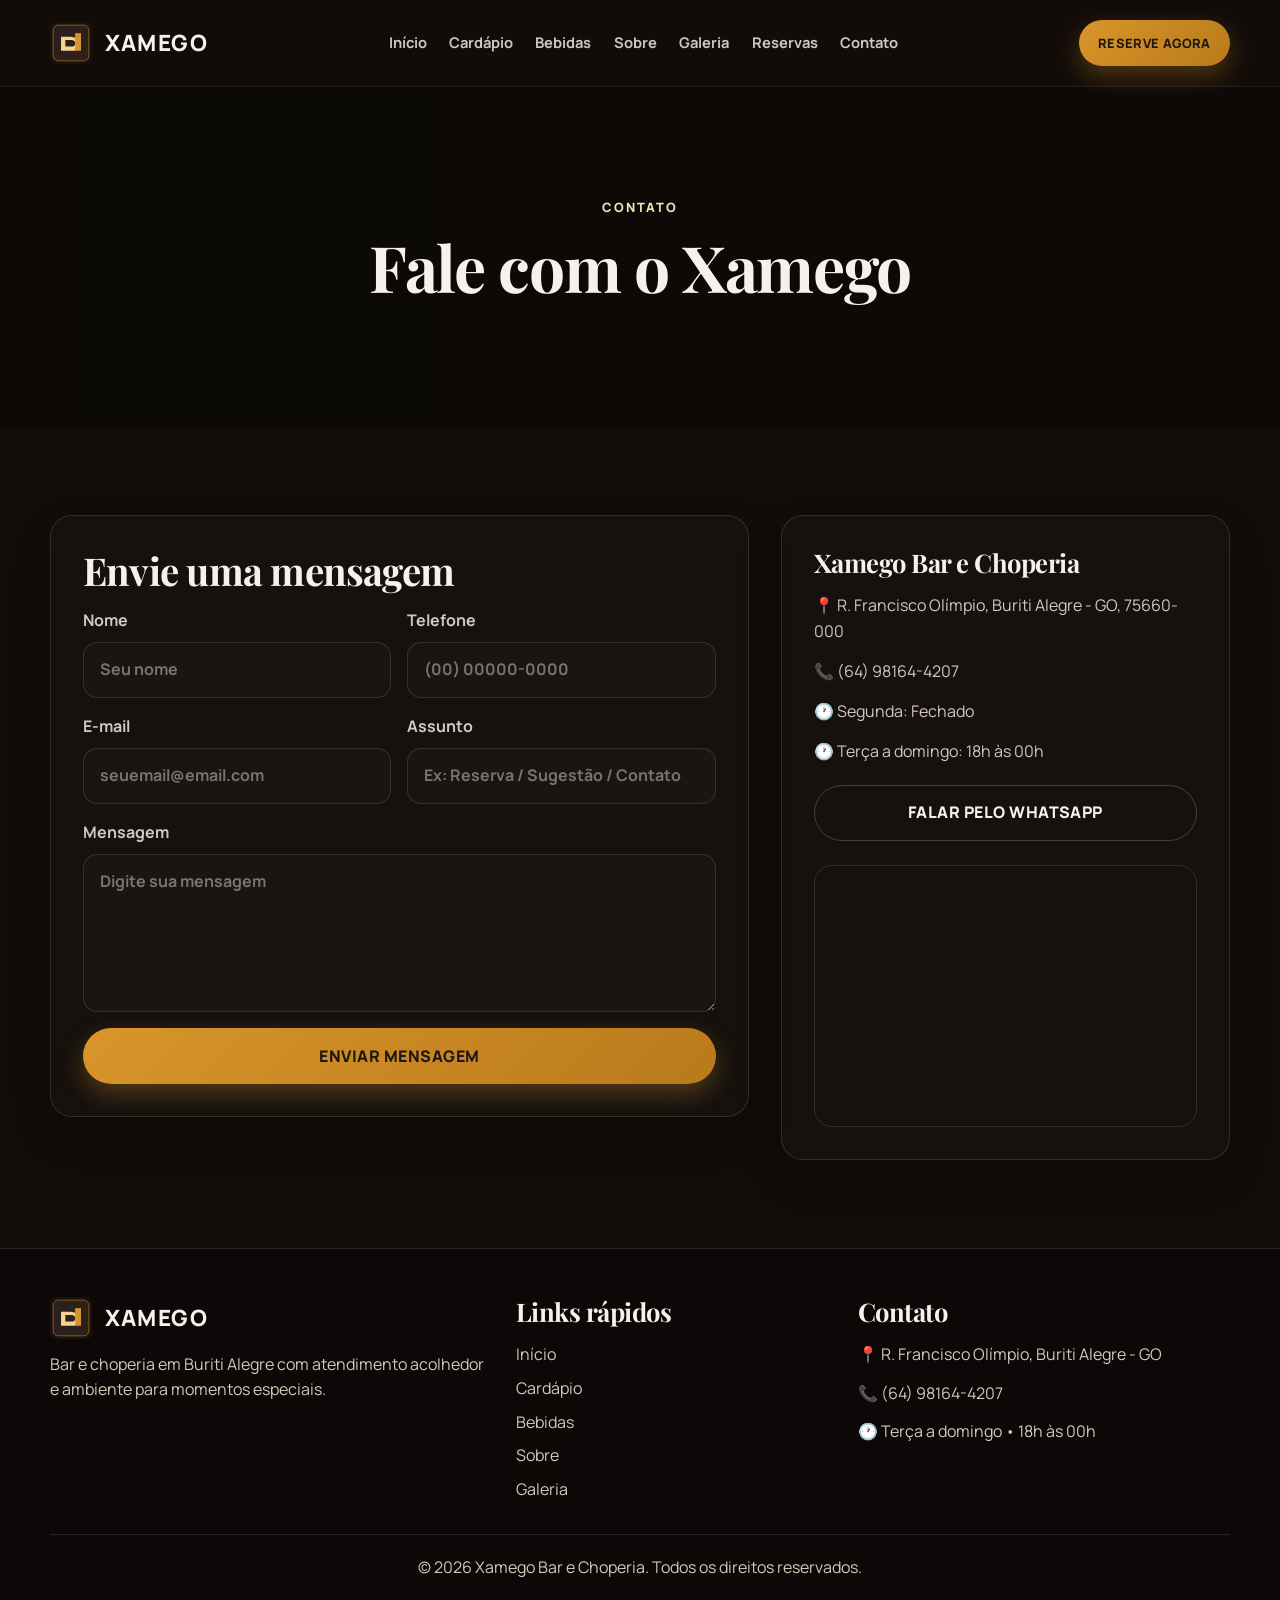
<file: contato.html>
<!DOCTYPE html>
<html lang="pt-BR">
  <head>
    <meta charset="UTF-8" />
    <meta name="viewport" content="width=device-width, initial-scale=1.0" />
    <title>Contato | Xamego Bar e Choperia</title>
    <meta
      name="description"
      content="Entre em contato com o Xamego Bar e Choperia em Buriti Alegre por WhatsApp, telefone ou formulário de contato."
    />
    <link rel="preconnect" href="https://fonts.googleapis.com" />
    <link rel="preconnect" href="https://fonts.gstatic.com" crossorigin />
    <link
      href="https://fonts.googleapis.com/css2?family=Manrope:wght@400;500;600;700;800&family=Playfair+Display:wght@600;700;800&display=swap"
      rel="stylesheet"
    />
    <link rel="stylesheet" href="css/style.css" />
    <script defer src="js/script.js"></script>
  </head>
  <body data-page="contato">
    <header class="site-header">
      <div class="container nav-wrap">
        <a href="index.html" class="brand" aria-label="Xamego Bar e Choperia">
          <img src="images/logo-xamego.svg" alt="Logo Xamego Bar e Choperia" />
          <span>Xamego</span>
        </a>

        <button class="nav-toggle" aria-label="Abrir menu" aria-expanded="false">
          <span></span>
          <span></span>
          <span></span>
        </button>

        <nav class="site-nav" aria-label="Menu principal">
          <ul>
            <li><a href="index.html">Início</a></li>
            <li><a href="cardapio.html">Cardápio</a></li>
            <li><a href="bebidas.html">Bebidas</a></li>
            <li><a href="sobre.html">Sobre</a></li>
            <li><a href="galeria.html">Galeria</a></li>
            <li><a href="reservas.html">Reservas</a></li>
            <li><a href="contato.html">Contato</a></li>
          </ul>
        </nav>

        <a href="reservas.html" class="btn btn-primary nav-cta">Reserve agora</a>
      </div>
    </header>

    <main>
      <section class="page-hero small-hero contact-hero">
        <div class="page-hero__overlay"></div>
        <div class="container page-hero__content">
          <span class="eyebrow">Contato</span>
          <h1>Fale com o Xamego</h1>
        </div>
      </section>

      <section class="section">
        <div class="container contact-layout">
          <div class="reservation-card">
            <h2>Envie uma mensagem</h2>
            <form id="contactForm" class="contact-form">
              <div class="form-row two-cols">
                <label>
                  Nome
                  <input type="text" name="nome" placeholder="Seu nome" required />
                </label>
                <label>
                  Telefone
                  <input type="tel" name="telefone" placeholder="(00) 00000-0000" required />
                </label>
              </div>

              <div class="form-row two-cols">
                <label>
                  E-mail
                  <input type="email" name="email" placeholder="seuemail@email.com" />
                </label>
                <label>
                  Assunto
                  <input type="text" name="assunto" placeholder="Ex: Reserva / Sugestão / Contato" />
                </label>
              </div>

              <div class="form-row">
                <label>
                  Mensagem
                  <textarea name="mensagem" rows="5" placeholder="Digite sua mensagem" required></textarea>
                </label>
              </div>

              <button type="submit" class="btn btn-primary full-width">Enviar mensagem</button>
            </form>
          </div>

          <aside class="info-card">
            <h3>Xamego Bar e Choperia</h3>
            <ul class="contact-list">
              <li>📍 R. Francisco Olímpio, Buriti Alegre - GO, 75660-000</li>
              <li>📞 (64) 98164-4207</li>
              <li>🕐 Segunda: Fechado</li>
              <li>🕐 Terça a domingo: 18h às 00h</li>
            </ul>

            <a href="https://wa.me/5564981644207?text=Ol%C3%A1%2C%20gostaria%20de%20entrar%20em%20contato%20com%20o%20Xamego%20Bar%20e%20Choperia." class="btn btn-secondary full-width" target="_blank" rel="noreferrer">Falar pelo WhatsApp</a>

            <div class="map-box">
              <iframe
                title="Mapa do Xamego Bar e Choperia"
                src="https://www.google.com/maps?q=R.%20Francisco%20Ol%C3%ADmpio%20Buriti%20Alegre%20GO&output=embed"
                loading="lazy"
                referrerpolicy="no-referrer-when-downgrade"
              ></iframe>
            </div>
          </aside>
        </div>
      </section>
    </main>

    <footer class="site-footer">
      <div class="container footer-grid">
        <div>
          <a href="index.html" class="brand brand-footer">
            <img src="images/logo-xamego.svg" alt="Logo Xamego Bar e Choperia" />
            <span>Xamego</span>
          </a>
          <p>Bar e choperia em Buriti Alegre com atendimento acolhedor e ambiente para momentos especiais.</p>
        </div>

        <div>
          <h3>Links rápidos</h3>
          <ul class="footer-links">
            <li><a href="index.html">Início</a></li>
            <li><a href="cardapio.html">Cardápio</a></li>
            <li><a href="bebidas.html">Bebidas</a></li>
            <li><a href="sobre.html">Sobre</a></li>
            <li><a href="galeria.html">Galeria</a></li>
          </ul>
        </div>

        <div>
          <h3>Contato</h3>
          <ul class="footer-links footer-contact">
            <li>📍 R. Francisco Olímpio, Buriti Alegre - GO</li>
            <li>📞 (64) 98164-4207</li>
            <li>🕐 Terça a domingo • 18h às 00h</li>
          </ul>
        </div>
      </div>

      <div class="container footer-bottom">
        <p>© <span id="year"></span> Xamego Bar e Choperia. Todos os direitos reservados.</p>
      </div>
    </footer>
  </body>
</html>
</file>
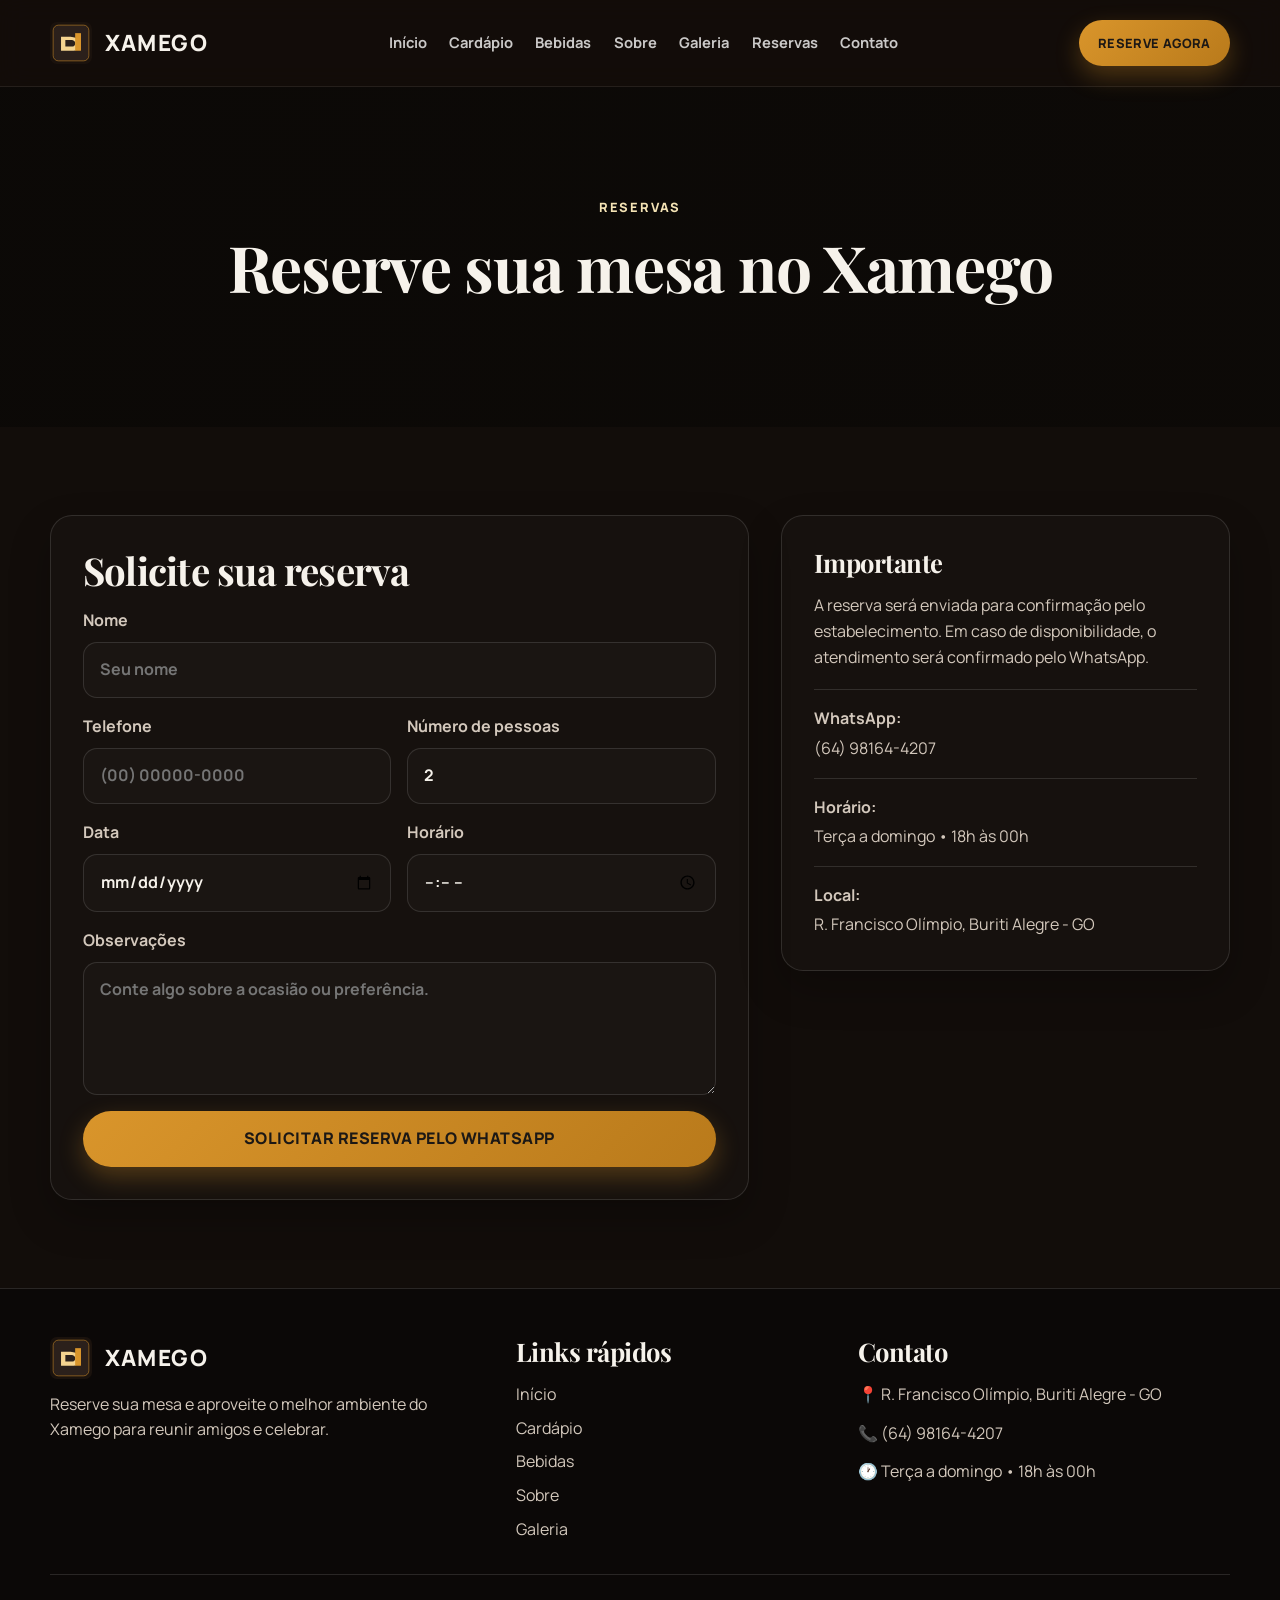
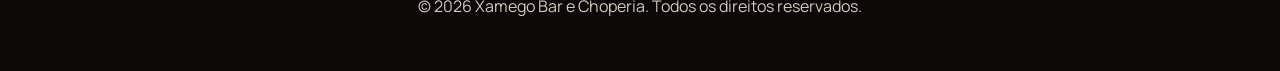
<file: reservas.html>
<!DOCTYPE html>
<html lang="pt-BR">
  <head>
    <meta charset="UTF-8" />
    <meta name="viewport" content="width=device-width, initial-scale=1.0" />
    <title>Reservas | Xamego Bar e Choperia</title>
    <meta
      name="description"
      content="Solicite uma reserva no Xamego Bar e Choperia em Buriti Alegre pelo WhatsApp ou pelo formulário de reserva."
    />
    <link rel="preconnect" href="https://fonts.googleapis.com" />
    <link rel="preconnect" href="https://fonts.gstatic.com" crossorigin />
    <link
      href="https://fonts.googleapis.com/css2?family=Manrope:wght@400;500;600;700;800&family=Playfair+Display:wght@600;700;800&display=swap"
      rel="stylesheet"
    />
    <link rel="stylesheet" href="css/style.css" />
    <script defer src="js/script.js"></script>
  </head>
  <body data-page="reservas">
    <header class="site-header">
      <div class="container nav-wrap">
        <a href="index.html" class="brand" aria-label="Xamego Bar e Choperia">
          <img src="images/logo-xamego.svg" alt="Logo Xamego Bar e Choperia" />
          <span>Xamego</span>
        </a>

        <button class="nav-toggle" aria-label="Abrir menu" aria-expanded="false">
          <span></span>
          <span></span>
          <span></span>
        </button>

        <nav class="site-nav" aria-label="Menu principal">
          <ul>
            <li><a href="index.html">Início</a></li>
            <li><a href="cardapio.html">Cardápio</a></li>
            <li><a href="bebidas.html">Bebidas</a></li>
            <li><a href="sobre.html">Sobre</a></li>
            <li><a href="galeria.html">Galeria</a></li>
            <li><a href="reservas.html">Reservas</a></li>
            <li><a href="contato.html">Contato</a></li>
          </ul>
        </nav>

        <a href="reservas.html" class="btn btn-primary nav-cta">Reserve agora</a>
      </div>
    </header>

    <main>
      <section class="page-hero small-hero reservation-hero">
        <div class="page-hero__overlay"></div>
        <div class="container page-hero__content">
          <span class="eyebrow">Reservas</span>
          <h1>Reserve sua mesa no Xamego</h1>
        </div>
      </section>

      <section class="section">
        <div class="container reservation-layout">
          <div class="reservation-card">
            <h2>Solicite sua reserva</h2>
            <form id="reservationForm" class="contact-form">
              <div class="form-row">
                <label>
                  Nome
                  <input type="text" name="nome" placeholder="Seu nome" required />
                </label>
              </div>

              <div class="form-row two-cols">
                <label>
                  Telefone
                  <input type="tel" name="telefone" placeholder="(00) 00000-0000" required />
                </label>
                <label>
                  Número de pessoas
                  <input type="number" name="pessoas" min="1" max="20" value="2" required />
                </label>
              </div>

              <div class="form-row two-cols">
                <label>
                  Data
                  <input type="date" name="data" required />
                </label>
                <label>
                  Horário
                  <input type="time" name="horario" required />
                </label>
              </div>

              <div class="form-row">
                <label>
                  Observações
                  <textarea name="observacoes" rows="4" placeholder="Conte algo sobre a ocasião ou preferência."></textarea>
                </label>
              </div>

              <button type="submit" class="btn btn-primary full-width">Solicitar reserva pelo WhatsApp</button>
            </form>
          </div>

          <aside class="info-card">
            <h3>Importante</h3>
            <p>
              A reserva será enviada para confirmação pelo estabelecimento. Em caso de disponibilidade, o atendimento será confirmado pelo WhatsApp.
            </p>
            <div class="card-detail">
              <strong>WhatsApp:</strong>
              <span>(64) 98164-4207</span>
            </div>
            <div class="card-detail">
              <strong>Horário:</strong>
              <span>Terça a domingo • 18h às 00h</span>
            </div>
            <div class="card-detail">
              <strong>Local:</strong>
              <span>R. Francisco Olímpio, Buriti Alegre - GO</span>
            </div>
          </aside>
        </div>
      </section>
    </main>

    <footer class="site-footer">
      <div class="container footer-grid">
        <div>
          <a href="index.html" class="brand brand-footer">
            <img src="images/logo-xamego.svg" alt="Logo Xamego Bar e Choperia" />
            <span>Xamego</span>
          </a>
          <p>Reserve sua mesa e aproveite o melhor ambiente do Xamego para reunir amigos e celebrar.</p>
        </div>

        <div>
          <h3>Links rápidos</h3>
          <ul class="footer-links">
            <li><a href="index.html">Início</a></li>
            <li><a href="cardapio.html">Cardápio</a></li>
            <li><a href="bebidas.html">Bebidas</a></li>
            <li><a href="sobre.html">Sobre</a></li>
            <li><a href="galeria.html">Galeria</a></li>
          </ul>
        </div>

        <div>
          <h3>Contato</h3>
          <ul class="footer-links footer-contact">
            <li>📍 R. Francisco Olímpio, Buriti Alegre - GO</li>
            <li>📞 (64) 98164-4207</li>
            <li>🕐 Terça a domingo • 18h às 00h</li>
          </ul>
        </div>
      </div>

      <div class="container footer-bottom">
        <p>© <span id="year"></span> Xamego Bar e Choperia. Todos os direitos reservados.</p>
      </div>
    </footer>
  </body>
</html>
</file>
<file: css/style.css>
.site-header {
  position: sticky;
  top: 0;
  z-index: 1000;
  background: rgba(19, 13, 9, 0.9);
  backdrop-filter: blur(12px);
  border-bottom: 1px solid rgba(255, 255, 255, 0.08);
}

:root {
  --bg: #120d0a;
  --bg-soft: #1f1713;
  --card: #221a16;
  --card-alt: #2b201b;
  --surface: #f5efe6;
  --surface-strong: #e7d7c5;
  --primary: #d9952b;
  --primary-dark: #b97a1b;
  --secondary: #f4e3b5;
  --text: #f6f2eb;
  --text-dark: #1c1815;
  --muted: #d3c8bc;
  --border: rgba(255, 255, 255, 0.12);
  --shadow: 0 18px 42px rgba(0, 0, 0, 0.24);
  --success: #1c7c54;
  --radius: 22px;
}

* {
  box-sizing: border-box;
}

html {
  scroll-behavior: smooth;
}

body {
  margin: 0;
  font-family: "Manrope", sans-serif;
  background: var(--bg);
  color: var(--text);
  line-height: 1.6;
}

a {
  color: inherit;
  text-decoration: none;
}

img {
  max-width: 100%;
  display: block;
}

button,
input,
textarea {
  font: inherit;
}

.container {
  width: min(1180px, calc(100% - 2rem));
  margin: 0 auto;
}

.section {
  padding: 5.5rem 0;
}

.padding-top {
  padding-top: 5rem;
}

.muted-bg {
  background: linear-gradient(180deg, rgba(255,255,255,0.02), rgba(255,255,255,0.01));
}

.eyebrow {
  display: inline-block;
  font-size: 0.8rem;
  font-weight: 800;
  letter-spacing: 0.14em;
  text-transform: uppercase;
  color: var(--secondary);
  margin-bottom: 0.8rem;
}

h1, h2, h3 {
  margin: 0 0 1rem;
  line-height: 1.15;
  font-family: "Playfair Display", serif;
  letter-spacing: -0.02em;
}

h1 {
  font-size: clamp(2.6rem, 5vw, 5rem);
  margin-bottom: 1rem;
}

h2 {
  font-size: clamp(2rem, 3vw, 3rem);
}

h3 {
  font-size: clamp(1.3rem, 2vw, 1.7rem);
}

p {
  margin: 0 0 1.2rem;
  color: var(--muted);
}

.btn {
  display: inline-flex;
  align-items: center;
  justify-content: center;
  border: 0;
  border-radius: 999px;
  font-weight: 800;
  text-transform: uppercase;
  letter-spacing: 0.03em;
  transition: transform 0.25s ease, box-shadow 0.25s ease;
  cursor: pointer;
}

.btn:hover {
  transform: translateY(-2px);
}

.btn-primary {
  background: linear-gradient(135deg, var(--primary), var(--primary-dark));
  color: var(--text-dark);
  box-shadow: 0 10px 24px rgba(217, 149, 43, 0.3);
  padding: 0.95rem 1.5rem;
}

.btn-secondary {
  background: transparent;
  color: var(--text);
  border: 1px solid rgba(255,255,255,0.2);
  padding: 0.9rem 1.4rem;
}

.full-width {
  width: 100%;
}

.nav-wrap {
  display: flex;
  align-items: center;
  justify-content: space-between;
  gap: 1rem;
  min-height: 86px;
}

.brand {
  display: inline-flex;
  align-items: center;
  gap: 0.8rem;
  font-size: 1.4rem;
  font-weight: 800;
  letter-spacing: 0.06em;
  text-transform: uppercase;
}

.brand img {
  width: 42px;
  height: 42px;
}

.site-nav ul {
  display: flex;
  align-items: center;
  gap: 1.4rem;
  list-style: none;
  margin: 0;
  padding: 0;
}

.site-nav a {
  color: rgba(255,255,255,0.78);
  font-size: 0.92rem;
  font-weight: 700;
  transition: color 0.25s ease;
}

.site-nav a:hover,
.site-nav a:focus-visible {
  color: var(--secondary);
}

.nav-cta {
  padding: 0.8rem 1.2rem;
  font-size: 0.8rem;
}

.nav-toggle {
  display: none;
  background: transparent;
  border: 0;
  width: 46px;
  height: 46px;
  border-radius: 12px;
  cursor: pointer;
}

.nav-toggle span {
  display: block;
  width: 22px;
  height: 2px;
  background: #fff;
  margin: 5px auto;
  transition: 0.3s ease;
}

.hero {
  position: relative;
  min-height: 740px;
  display: flex;
  align-items: center;
  background-size: cover;
  background-position: center;
  overflow: hidden;
}

.hero-home {
  background-image: linear-gradient(90deg, rgba(15,11,8,0.84), rgba(15,11,8,0.55)),
    url("https://images.unsplash.com/photo-1528605248644-14dd04022da1?auto=format&fit=crop&w=1600&q=80");
}

.hero-overlay {
  position: absolute;
  inset: 0;
  background: linear-gradient(180deg, rgba(12,9,7,0.2), rgba(12,9,7,0.55));
}

.hero-content {
  position: relative;
  z-index: 1;
  max-width: 650px;
  padding: 6rem 0 4rem;
}

.hero-content p {
  max-width: 560px;
  font-size: 1.08rem;
  color: rgba(255,255,255,0.88);
  margin-bottom: 2rem;
}

.hero-actions {
  display: flex;
  flex-wrap: wrap;
  gap: 1rem;
  margin-bottom: 1.5rem;
}

.quick-facts {
  display: flex;
  flex-wrap: wrap;
  gap: 1rem 1.6rem;
  list-style: none;
  padding: 0;
  margin: 0;
  color: rgba(255,255,255,0.9);
  font-weight: 700;
}

.section-heading {
  margin-bottom: 2.3rem;
}

.section-heading.center {
  text-align: center;
}

.feature-grid {
  display: grid;
  grid-template-columns: repeat(4, minmax(0, 1fr));
  gap: 1.5rem;
}

.feature-card {
  background: rgba(255,255,255,0.02);
  border: 1px solid var(--border);
  border-radius: var(--radius);
  padding: 2rem 1.5rem;
  box-shadow: var(--shadow);
}

.feature-icon {
  display: inline-flex;
  align-items: center;
  justify-content: center;
  width: 62px;
  height: 62px;
  border-radius: 18px;
  background: rgba(217, 149, 43, 0.12);
  font-size: 2rem;
  margin-bottom: 1rem;
}

.split-layout {
  display: grid;
  grid-template-columns: 1.06fr 1fr;
  gap: 2.6rem;
  align-items: center;
}

.split-layout.reverse {
  grid-template-columns: 1fr 1.06fr;
}

.image-block img {
  width: 100%;
  height: 470px;
  object-fit: cover;
  border-radius: var(--radius);
  box-shadow: var(--shadow);
}

.content-block {
  max-width: 620px;
}

.menu-preview-grid,
.menu-grid {
  display: grid;
  grid-template-columns: repeat(3, minmax(0, 1fr));
  gap: 1.6rem;
}

.menu-item-card,
.product-card {
  background: rgba(255,255,255,0.02);
  border: 1px solid var(--border);
  border-radius: var(--radius);
  overflow: hidden;
  box-shadow: var(--shadow);
  transition: transform 0.25s ease, border-color 0.25s ease;
}

.menu-item-card:hover,
.product-card:hover {
  transform: translateY(-4px);
  border-color: rgba(217,149,43,0.6);
}

.menu-item-card img,
.product-card img {
  height: 250px;
  width: 100%;
  object-fit: cover;
}

.menu-item-card__body,
.product-card__body {
  padding: 1.4rem 1.2rem 1.5rem;
}

.menu-item-card__meta,
.product-card__meta {
  display: flex;
  justify-content: space-between;
  align-items: center;
  gap: 1rem;
  margin-top: 1rem;
}

.price-tag {
  color: var(--secondary);
  font-weight: 800;
  font-size: 0.98rem;
}

.link-arrow {
  color: var(--primary);
  font-weight: 800;
}

.gallery-small-grid {
  display: grid;
  grid-template-columns: repeat(4, minmax(0, 1fr));
  gap: 1rem;
}

.gallery-small-grid img {
  width: 100%;
  height: 260px;
  object-fit: cover;
  border-radius: 18px;
  box-shadow: var(--shadow);
}

.info-strip {
  display: grid;
  grid-template-columns: repeat(3, minmax(0, 1fr));
  gap: 1.25rem;
}

.info-block {
  display: flex;
  gap: 1rem;
  align-items: flex-start;
  background: rgba(255,255,255,0.02);
  border: 1px solid var(--border);
  border-radius: var(--radius);
  padding: 1.4rem;
}

.info-icon {
  font-size: 1.7rem;
}

.cta-banner {
  padding-top: 0;
}

.cta-banner__box {
  background: linear-gradient(135deg, rgba(217,149,43,0.15), rgba(255,255,255,0.02));
  border: 1px solid rgba(217,149,43,0.25);
  border-radius: 28px;
  padding: clamp(2rem, 5vw, 3rem);
  display: flex;
  align-items: center;
  justify-content: space-between;
  gap: 2rem;
}

.cta-banner__actions {
  display: flex;
  flex-wrap: wrap;
  gap: 1rem;
}

.site-footer {
  padding-top: 3rem;
  background: rgba(11, 8, 7, 0.95);
  border-top: 1px solid var(--border);
}

.footer-grid {
  display: grid;
  grid-template-columns: 1.4fr 1fr 1.2fr;
  gap: 2rem;
  padding-bottom: 2rem;
}

.brand-footer {
  margin-bottom: 0.8rem;
}

.footer-links {
  list-style: none;
  padding: 0;
  margin: 0;
  display: grid;
  gap: 0.5rem;
  color: var(--muted);
}

.footer-contact {
  gap: 0.8rem;
}

.footer-bottom {
  padding: 1.2rem 0 2rem;
  border-top: 1px solid var(--border);
  text-align: center;
  color: rgba(255,255,255,0.7);
}

.page-hero {
  position: relative;
  min-height: 340px;
  display: flex;
  align-items: center;
  justify-content: center;
  background-size: cover;
  background-position: center;
}

.small-hero {
  background-image: linear-gradient(90deg, rgba(13,10,8,0.7), rgba(13,10,8,0.5)),
    url("https://images.unsplash.com/photo-1552566626-52f8b828add9?auto=format&fit=crop&w=1600&q=80");
}

.page-hero__overlay {
  position: absolute;
  inset: 0;
  background: rgba(0,0,0,0.2);
}

.page-hero__content {
  position: relative;
  z-index: 1;
  text-align: center;
}

.beverages-hero {
  background-image: linear-gradient(90deg, rgba(13,10,8,0.7), rgba(13,10,8,0.5)),
    url("https://images.unsplash.com/photo-1514362545857-3bc16c4c7d1b?auto=format&fit=crop&w=1600&q=80");
}

.about-hero {
  background-image: linear-gradient(90deg, rgba(13,10,8,0.7), rgba(13,10,8,0.5)),
    url("https://images.unsplash.com/photo-1559339352-11d035aa65de?auto=format&fit=crop&w=1600&q=80");
}

.gallery-hero {
  background-image: linear-gradient(90deg, rgba(13,10,8,0.7), rgba(13,10,8,0.5)),
    url("https://images.unsplash.com/photo-1544025162-d76694265947?auto=format&fit=crop&w=1600&q=80");
}

.reservation-hero {
  background-image: linear-gradient(90deg, rgba(13,10,8,0.7), rgba(13,10,8,0.5)),
    url("https://images.unsplash.com/photo-1517248135467-4c7edcad34c4?auto=format&fit=crop&w=1600&q=80");
}

.contact-hero {
  background-image: linear-gradient(90deg, rgba(13,10,8,0.7), rgba(13,10,8,0.5)),
    url("https://images.unsplash.com/photo-1521017432531-fbd92d768814?auto=format&fit=crop&w=1600&q=80");
}

.filter-row {
  display: flex;
  flex-wrap: wrap;
  gap: 0.8rem;
  margin-bottom: 2rem;
  justify-content: center;
}

.filter-btn {
  background: transparent;
  color: var(--text);
  border: 1px solid rgba(255,255,255,0.12);
  border-radius: 999px;
  padding: 0.75rem 1.1rem;
  cursor: pointer;
  font-weight: 700;
}

.filter-btn.is-active {
  background: var(--primary);
  color: var(--text-dark);
  border-color: transparent;
}

.product-card {
  display: flex;
  flex-direction: column;
}

.product-card__body {
  display: flex;
  flex: 1;
  flex-direction: column;
}

.product-card__meta {
  margin-top: auto;
}

.gallery-grid {
  display: grid;
  grid-template-columns: repeat(4, minmax(0, 1fr));
  gap: 1rem;
}

.gallery-item {
  border: 0;
  padding: 0;
  margin: 0;
  background: transparent;
  cursor: pointer;
  overflow: hidden;
  border-radius: 18px;
}

.gallery-item img {
  width: 100%;
  height: 280px;
  object-fit: cover;
  border-radius: 18px;
  transition: transform 0.3s ease;
}

.gallery-item:hover img {
  transform: scale(1.03);
}

.gallery-modal {
  position: fixed;
  inset: 0;
  background: rgba(8, 7, 7, 0.92);
  display: none;
  align-items: center;
  justify-content: center;
  padding: 2rem;
  z-index: 1200;
}

.gallery-modal.is-open {
  display: flex;
}

.gallery-modal img {
  max-width: min(100%, 900px);
  max-height: 86vh;
  object-fit: contain;
  border-radius: 22px;
  box-shadow: var(--shadow);
}

.modal-close {
  position: absolute;
  top: 2rem;
  right: 2rem;
  width: 54px;
  height: 54px;
  border: 1px solid rgba(255,255,255,0.2);
  border-radius: 50%;
  background: rgba(255,255,255,0.06);
  color: var(--text);
  font-size: 2.4rem;
  cursor: pointer;
}

.reservation-layout,
.contact-layout {
  display: grid;
  grid-template-columns: 1.4fr 0.9fr;
  gap: 2rem;
  align-items: start;
}

.reservation-card,
.info-card {
  background: rgba(255,255,255,0.02);
  border: 1px solid var(--border);
  border-radius: var(--radius);
  padding: 2rem;
  box-shadow: var(--shadow);
}

.contact-form {
  display: grid;
  gap: 1rem;
}

.form-row {
  display: grid;
}

.two-cols {
  grid-template-columns: repeat(2, minmax(0, 1fr));
  gap: 1rem;
}

label {
  display: grid;
  gap: 0.5rem;
  font-weight: 700;
  color: var(--muted);
}

input,
textarea {
  width: 100%;
  border: 1px solid rgba(255,255,255,0.12);
  border-radius: 14px;
  background: rgba(255,255,255,0.02);
  color: var(--text);
  padding: 0.9rem 1rem;
}

input:focus,
textarea:focus {
  outline: 2px solid rgba(217,149,43,0.5);
  border-color: rgba(217,149,43,0.5);
}

.contact-list {
  list-style: none;
  padding: 0;
  margin: 0 0 1.25rem;
  display: grid;
  gap: 0.9rem;
  color: var(--muted);
}

.card-detail {
  display: grid;
  gap: 0.25rem;
  padding-top: 1rem;
  color: var(--muted);
  border-top: 1px solid var(--border);
  margin-top: 1rem;
}

.map-box {
  margin-top: 1.5rem;
  border-radius: 18px;
  overflow: hidden;
  border: 1px solid var(--border);
}

.map-box iframe {
  display: block;
  width: 100%;
  min-height: 260px;
  border: 0;
}

.info-panel {
  background: rgba(255,255,255,0.02);
  border: 1px solid var(--border);
  border-radius: var(--radius);
  padding: 1.7rem;
}

.info-panel ul {
  margin: 0;
  padding-left: 1.2rem;
  color: var(--muted);
}

.info-grid {
  display: grid;
  grid-template-columns: repeat(3, minmax(0, 1fr));
  gap: 1.5rem;
}

@media (max-width: 980px) {
  .feature-grid,
  .menu-preview-grid,
  .menu-grid,
  .gallery-grid,
  .feature-grid,
  .info-grid,
  .reservation-layout,
  .contact-layout,
  .split-layout,
  .split-layout.reverse,
  .footer-grid,
  .info-strip {
    grid-template-columns: 1fr 1fr;
  }

  .site-nav {
    position: absolute;
    top: 100%;
    left: 0;
    right: 0;
    background: rgba(20,15,12,0.96);
    border-bottom: 1px solid var(--border);
    display: none;
    padding: 1rem 0 1.5rem;
  }

  .site-nav.is-open {
    display: block;
  }

  .site-nav ul {
    flex-direction: column;
    align-items: flex-start;
    width: min(1180px, calc(100% - 2rem));
    margin: 0 auto;
  }

  .nav-toggle {
    display: block;
  }

  .nav-cta {
    display: none;
  }

  .gallery-grid {
    grid-template-columns: repeat(2, minmax(0, 1fr));
  }
}

@media (max-width: 720px) {
  .feature-grid,
  .menu-preview-grid,
  .menu-grid,
  .gallery-grid,
  .info-grid,
  .two-cols,
  .info-strip,
  .footer-grid,
  .reservation-layout,
  .contact-layout,
  .split-layout,
  .split-layout.reverse {
    grid-template-columns: 1fr;
  }

  .hero {
    min-height: 620px;
  }

  .cta-banner__box {
    flex-direction: column;
    align-items: flex-start;
  }

  .quick-facts {
    flex-direction: column;
    align-items: flex-start;
  }

  .site-header {
    position: sticky;
  }
}
</file>
